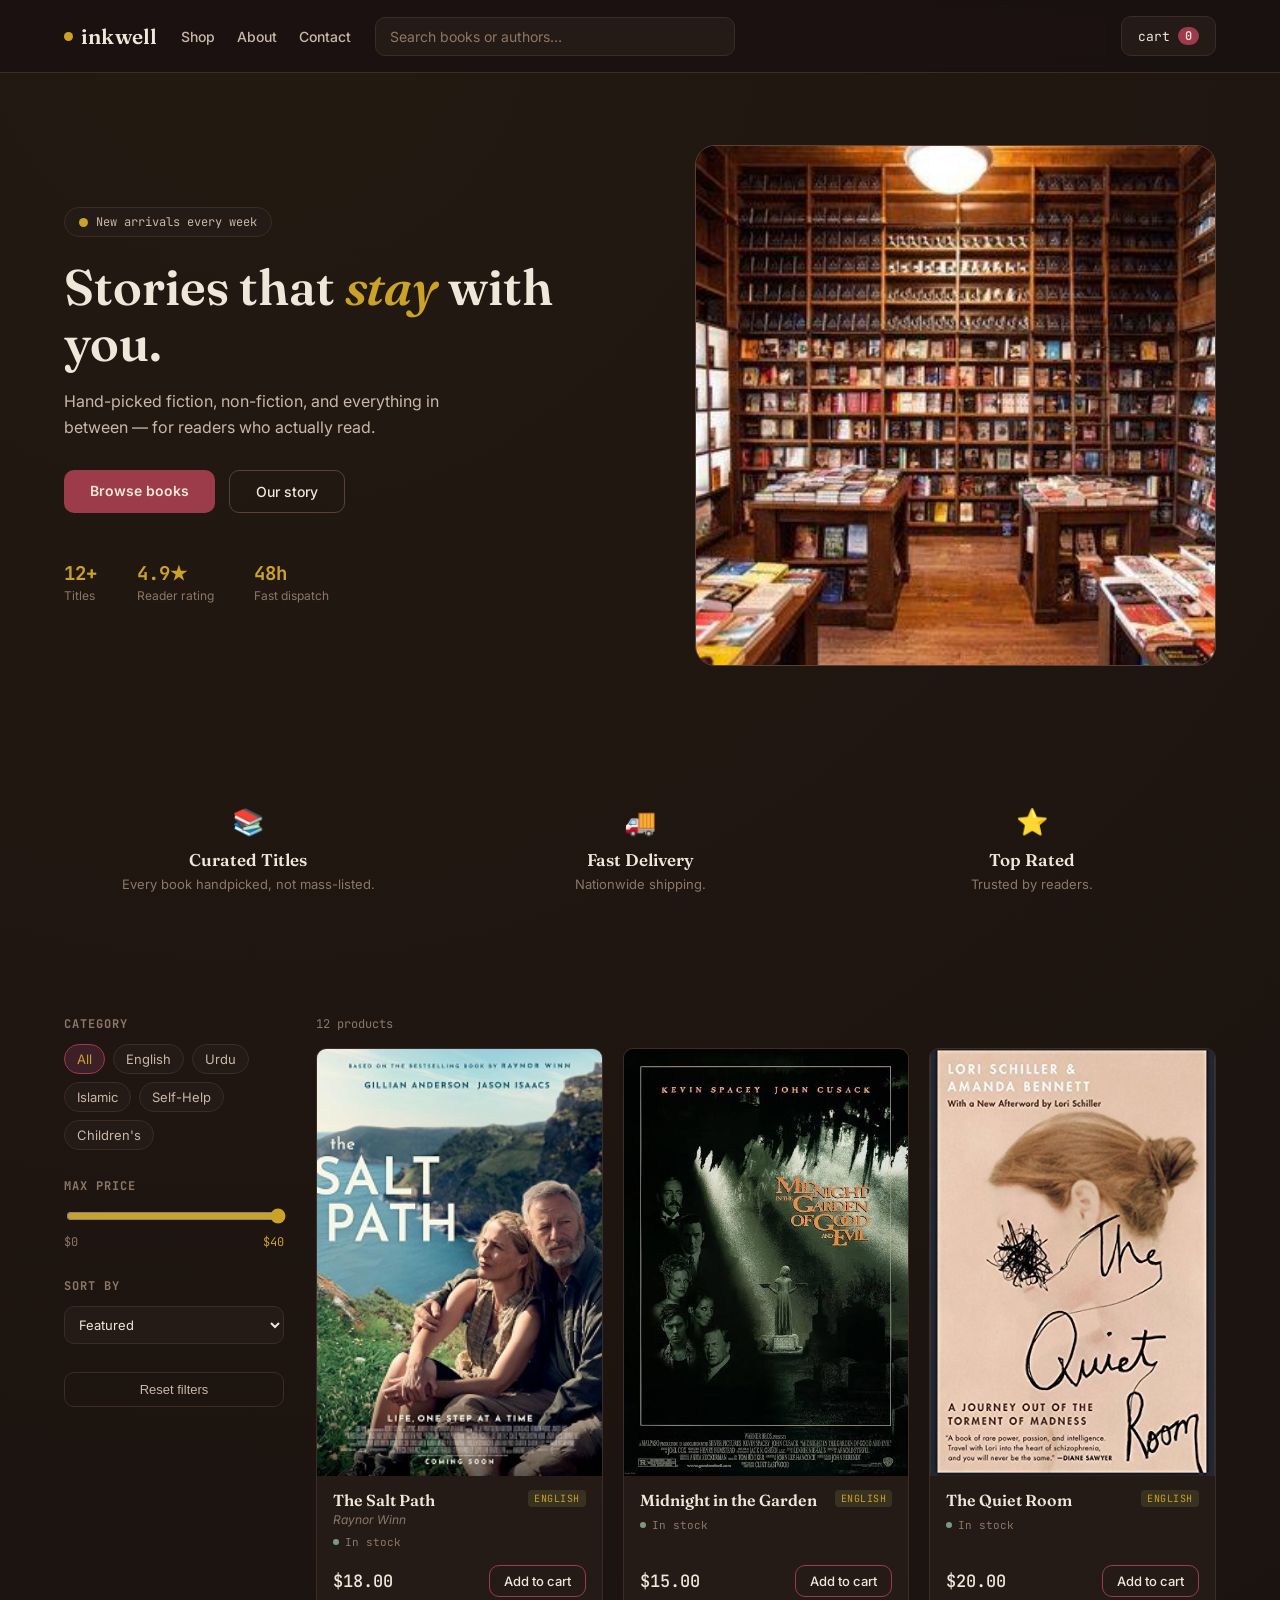
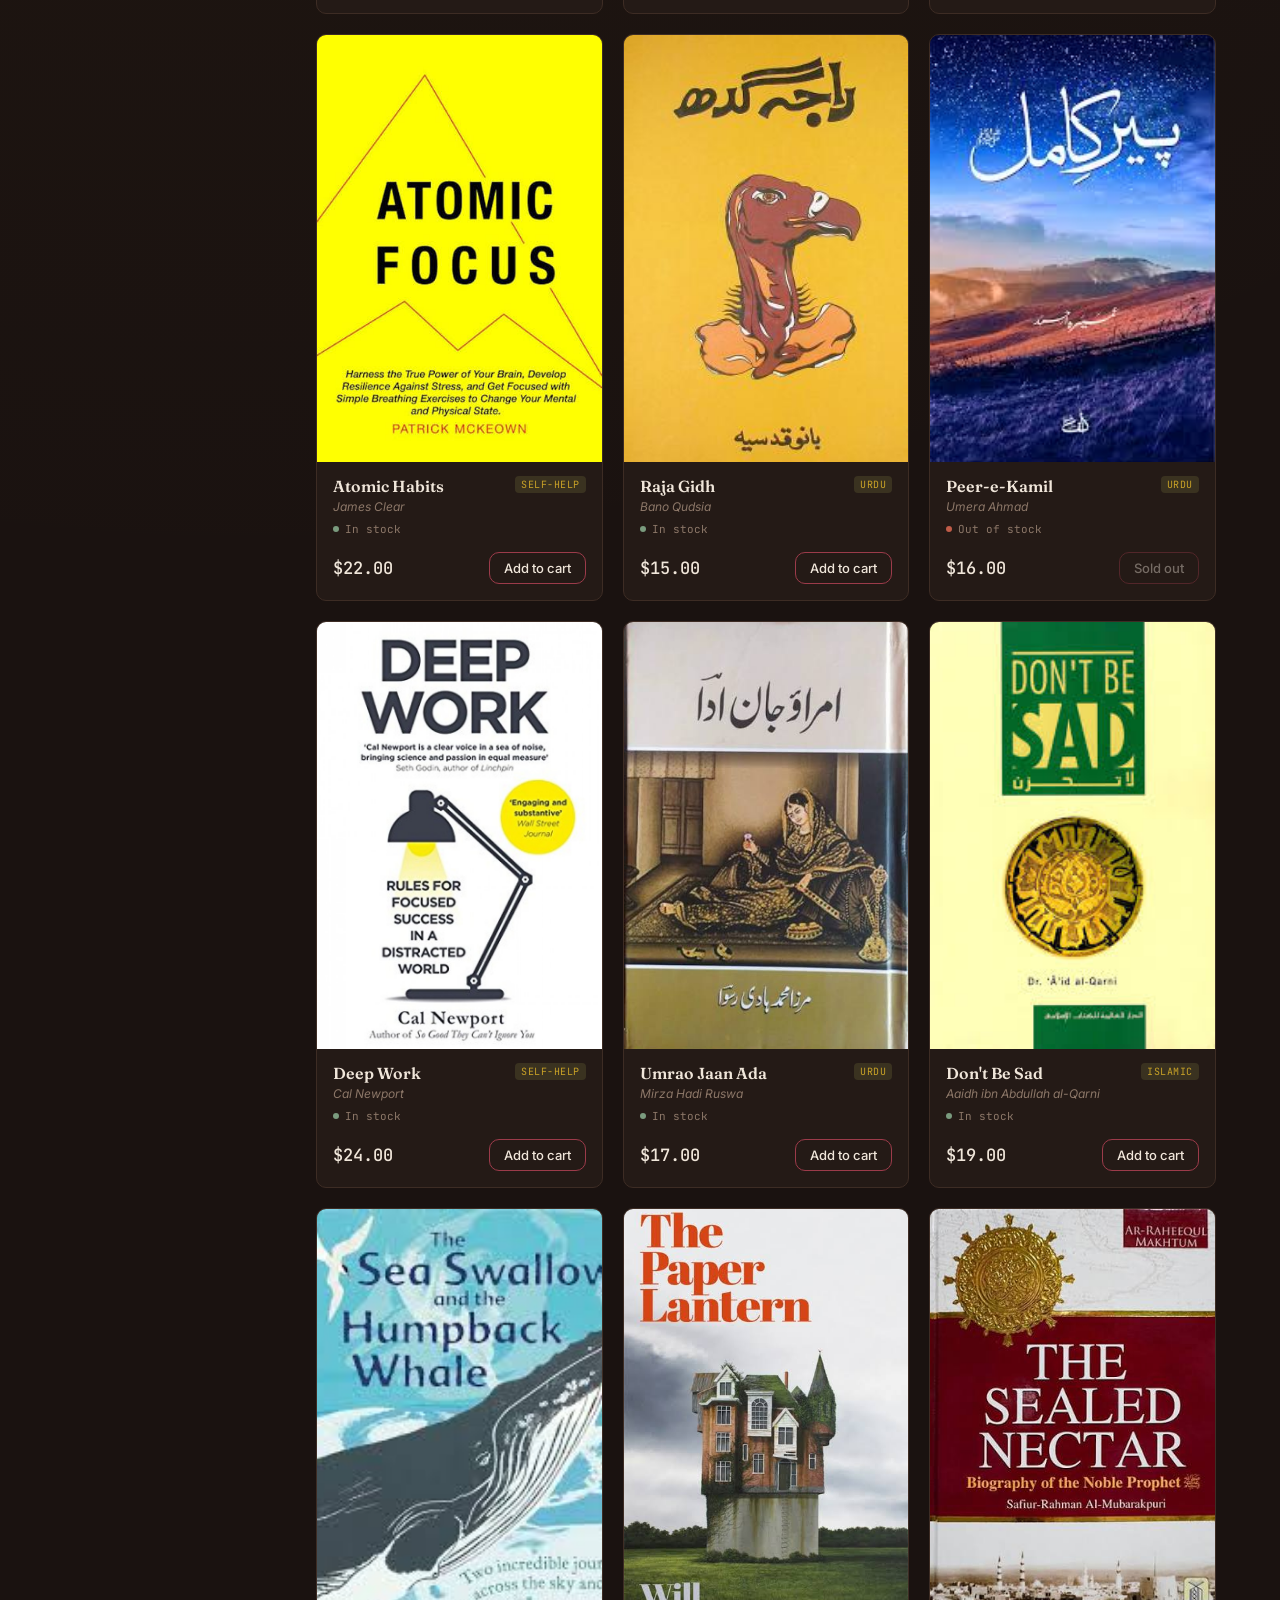
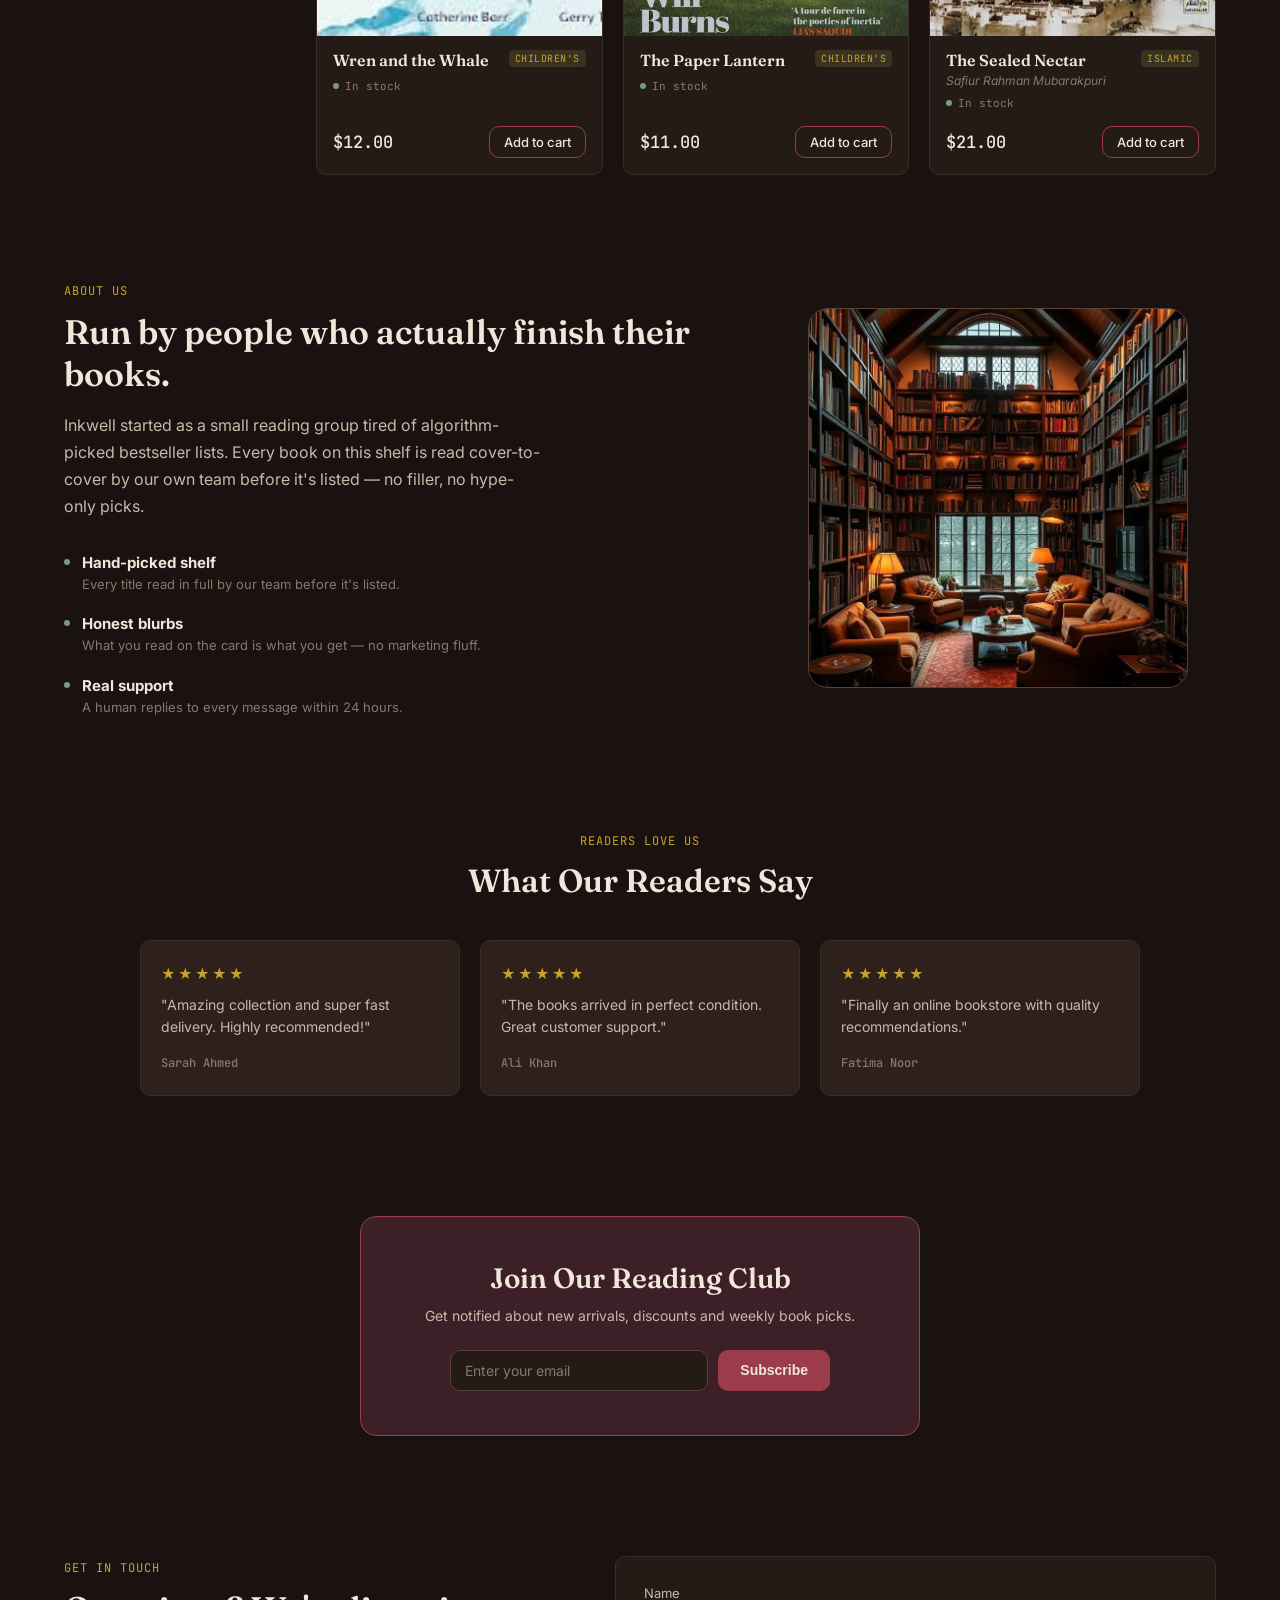
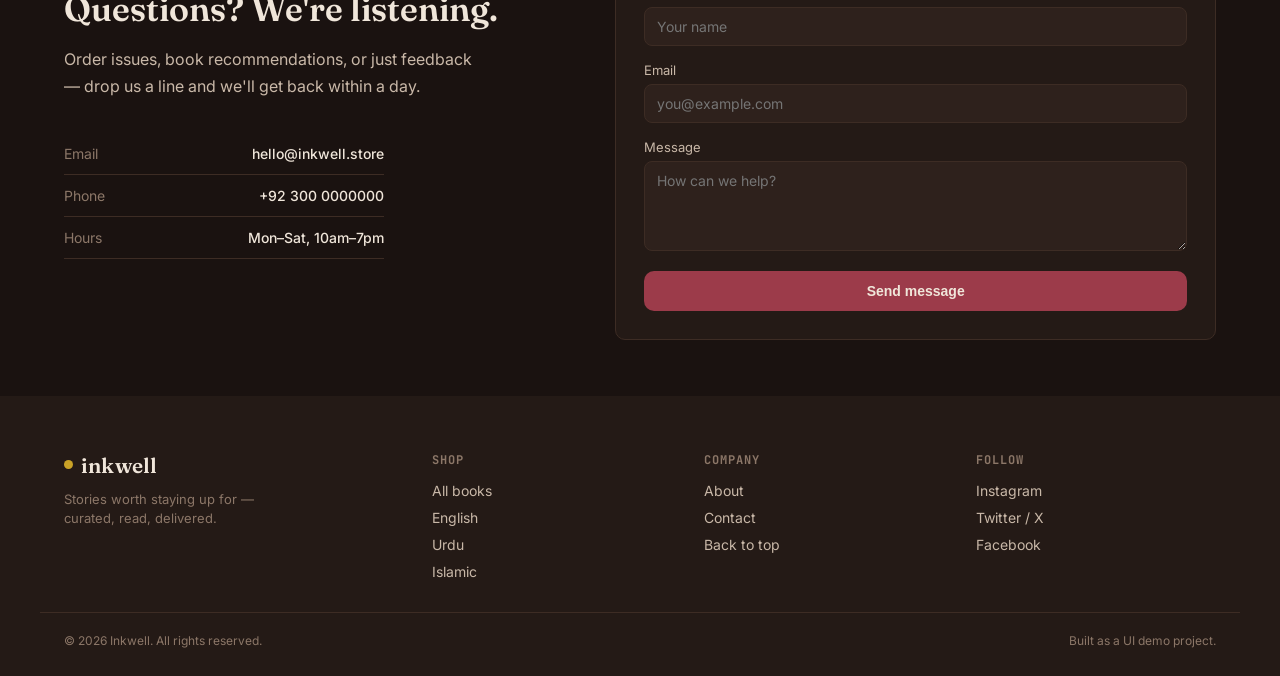
<file: task 1/index.html>
<!DOCTYPE html>
<html lang="en">

<head>
  <meta charset="UTF-8">
  <meta name="viewport" content="width=device-width, initial-scale=1.0">
  <title>Inkwell — Online Bookstore</title>
  <link rel="preconnect" href="https://fonts.googleapis.com">
  <link
    href="https://fonts.googleapis.com/css2?family=Fraunces:wght@500;600;700&family=Inter:wght@400;500;600&family=JetBrains+Mono:wght@400;500&display=swap"
    rel="stylesheet">
  <link rel="stylesheet" href="styles.css">
</head>

<body>

  <header class="site-header">
    <div class="header-inner">
      <a href="#top" class="logo">
        <span class="logo-led"></span>
        <span class="logo-text">inkwell</span>
      </a>

      <nav class="site-nav">
        <a href="#shop">Shop</a>
        <a href="#about">About</a>
        <a href="#contact">Contact</a>
      </nav>

      <div class="search-wrap">
        <input type="text" id="searchInput" placeholder="Search books or authors…" autocomplete="off">
      </div>

      <button class="cart-btn" id="cartBtn">
        <span class="cart-label">cart</span>
        <span class="cart-count" id="cartCount">0</span>
      </button>
    </div>
  </header>

  <section class="hero" id="top">
    <div class="hero-inner">
      <div class="hero-content">
        <span class="hero-tag">
          <span class="logo-led"></span>
          New arrivals every week
        </span>
        <h1 class="hero-title">Stories that <span class="hero-accent">stay</span> with you.</h1>
        <p class="hero-sub">Hand-picked fiction, non-fiction, and everything in between — for readers who actually read.
        </p>
        <div class="hero-actions">
          <a href="#shop" class="hero-btn-primary">Browse books</a>
          <a href="#about" class="hero-btn-secondary">Our story</a>
        </div>
        <div class="hero-stats">
          <div class="hero-stat"><strong>12+</strong><span>Titles</span></div>
          <div class="hero-stat"><strong>4.9★</strong><span>Reader rating</span></div>
          <div class="hero-stat"><strong>48h</strong><span>Fast dispatch</span></div>
        </div>
      </div>
      <div class="hero-image-wrap">
        <!-- Replace src below with your own photo, e.g. images/hero.jpg -->
        <img src="images/feature.jpg" alt="Featured book" class="hero-image">
      </div>
    </div>
  </section>

  <section class="features">

    <div class="feature">
      <span class="feature-icon">📚</span>
      <h3>Curated Titles</h3>
      <p>Every book handpicked, not mass-listed.</p>
    </div>

    <div class="feature">
      <span class="feature-icon">🚚</span>
      <h3>Fast Delivery</h3>
      <p>Nationwide shipping.</p>
    </div>

    <div class="feature">
      <span class="feature-icon">⭐</span>
      <h3>Top Rated</h3>
      <p>Trusted by readers.</p>
    </div>

  </section>

  <main class="layout" id="shop">

    <aside class="filters">
      <div class="filter-block">
        <h3 class="filter-title">Category</h3>
        <div class="chip-group" id="categoryChips">
          <button class="chip active" data-category="all">All</button>
          <button class="chip" data-category="English">English</button>
          <button class="chip" data-category="Urdu">Urdu</button>
          <button class="chip" data-category="Islamic">Islamic</button>
          <button class="chip" data-category="Self-Help">Self-Help</button>
          <button class="chip" data-category="Children's">Children's</button>
        </div>
      </div>

      <div class="filter-block">
        <h3 class="filter-title">Max price</h3>
        <input type="range" id="priceRange" min="0" max="40" step="1" value="40">
        <div class="price-readout">
          <span>$0</span>
          <span id="priceValue">$40</span>
        </div>
      </div>

      <div class="filter-block">
        <h3 class="filter-title">Sort by</h3>
        <select id="sortSelect">
          <option value="default">Featured</option>
          <option value="price-asc">Price: low to high</option>
          <option value="price-desc">Price: high to low</option>
          <option value="name-asc">Title: A to Z</option>
        </select>
      </div>

      <button class="reset-btn" id="resetFilters">Reset filters</button>
    </aside>

    <section class="products-area">
      <div class="results-bar">
        <span id="resultsCount">12 books</span>
      </div>
      <div class="product-grid" id="productGrid"></div>
      <p class="empty-state" id="emptyState" hidden>No books match your filters — try widening your search.</p>
    </section>

  </main>

  <section class="about" id="about">
    <div class="about-inner">
      <div class="about-text">
        <span class="section-tag">About us</span>
        <h2>Run by people who actually finish their books.</h2>
        <p>Inkwell started as a small reading group tired of algorithm-picked bestseller lists. Every book on this shelf
          is read cover-to-cover by our own team before it's listed — no filler, no hype-only picks.</p>
        <div class="about-points">
          <div class="about-point">
            <span class="status-led"></span>
            <div><strong>Hand-picked shelf</strong>
              <p>Every title read in full by our team before it's listed.</p>
            </div>
          </div>
          <div class="about-point">
            <span class="status-led"></span>
            <div><strong>Honest blurbs</strong>
              <p>What you read on the card is what you get — no marketing fluff.</p>
            </div>
          </div>
          <div class="about-point">
            <span class="status-led"></span>
            <div><strong>Real support</strong>
              <p>A human replies to every message within 24 hours.</p>
            </div>
          </div>
        </div>
      </div>
      <div class="about-visual">
        <!-- Replace src below with your own photo, e.g. images/about.jpg -->
        <img src="images/about.jpg" alt="Our reading room" class="about-img">
      </div>
    </div>
  </section>

  <section class="testimonials">
    <div class="container">
      <span class="section-tag">Readers Love Us</span>
      <h2>What Our Readers Say</h2>

      <div class="testimonial-grid">

        <div class="testimonial-card">
          <div class="stars">★★★★★</div>
          <p>"Amazing collection and super fast delivery. Highly recommended!"</p>
          <h4>Sarah Ahmed</h4>
        </div>

        <div class="testimonial-card">
          <div class="stars">★★★★★</div>
          <p>"The books arrived in perfect condition. Great customer support."</p>
          <h4>Ali Khan</h4>
        </div>

        <div class="testimonial-card">
          <div class="stars">★★★★★</div>
          <p>"Finally an online bookstore with quality recommendations."</p>
          <h4>Fatima Noor</h4>
        </div>

      </div>
    </div>
  </section>

  <section class="newsletter">
    <div class="newsletter-box">
      <h2>Join Our Reading Club</h2>

      <p>
        Get notified about new arrivals, discounts and weekly book picks.
      </p>

      <form id="newsletterForm">
        <input type="email" name="email" placeholder="Enter your email" required>
        <button type="submit">Subscribe</button>
      </form>
    </div>
  </section>

  <section class="contact" id="contact">
    <div class="contact-inner">
      <div class="contact-copy">
        <span class="section-tag">Get in touch</span>
        <h2>Questions? We're listening.</h2>
        <p>Order issues, book recommendations, or just feedback — drop us a line and we'll get back within a day.</p>
        <div class="contact-detail"><span>Email</span><strong>hello@inkwell.store</strong></div>
        <div class="contact-detail"><span>Phone</span><strong>+92 300 0000000</strong></div>
        <div class="contact-detail"><span>Hours</span><strong>Mon–Sat, 10am–7pm</strong></div>
      </div>
      <form class="contact-form" id="contactForm">
        <label>Name<input type="text" name="name" placeholder="Your name" required></label>
        <label>Email<input type="email" name="email" placeholder="you@example.com" required></label>
        <label>Message<textarea name="message" rows="4" placeholder="How can we help?" required></textarea></label>
        <button type="submit" class="hero-btn-primary">Send message</button>
      </form>
    </div>
  </section>

  <footer class="site-footer">
    <div class="footer-inner">
      <div class="footer-brand">
        <div class="logo"><span class="logo-led"></span><span class="logo-text">inkwell</span></div>
        <p>Stories worth staying up for — curated, read, delivered.</p>
      </div>
      <div class="footer-col">
        <h4>Shop</h4>
        <a href="#shop">All books</a>
        <a href="#shop">English</a>
        <a href="#shop">Urdu</a>
        <a href="#shop">Islamic</a>
      </div>
      <div class="footer-col">
        <h4>Company</h4>
        <a href="#about">About</a>
        <a href="#contact">Contact</a>
        <a href="#top">Back to top</a>
      </div>
      <div class="footer-col">
        <h4>Follow</h4>
        <a href="#">Instagram</a>
        <a href="#">Twitter / X</a>
        <a href="#">Facebook</a>
      </div>
    </div>
    <div class="footer-bottom">
      <span>© 2026 Inkwell. All rights reserved.</span>
      <span>Built as a UI demo project.</span>
    </div>
  </footer>

  <div class="cart-overlay" id="cartOverlay"></div>
  <aside class="cart-drawer" id="cartDrawer">
    <div class="cart-header">
      <h2>Your cart</h2>
      <button class="close-btn" id="closeCart" aria-label="Close cart">×</button>
    </div>
    <div class="cart-items" id="cartItems"></div>
    <div class="cart-footer">
      <div class="cart-total-row">
        <span>Total</span>
        <span id="cartTotal">$0.00</span>
      </div>
      <button class="checkout-btn">Checkout</button>
    </div>
  </aside>

  <div class="toast" id="toast"></div>

  <script src="script.js"></script>
</body>

</html>
</file>
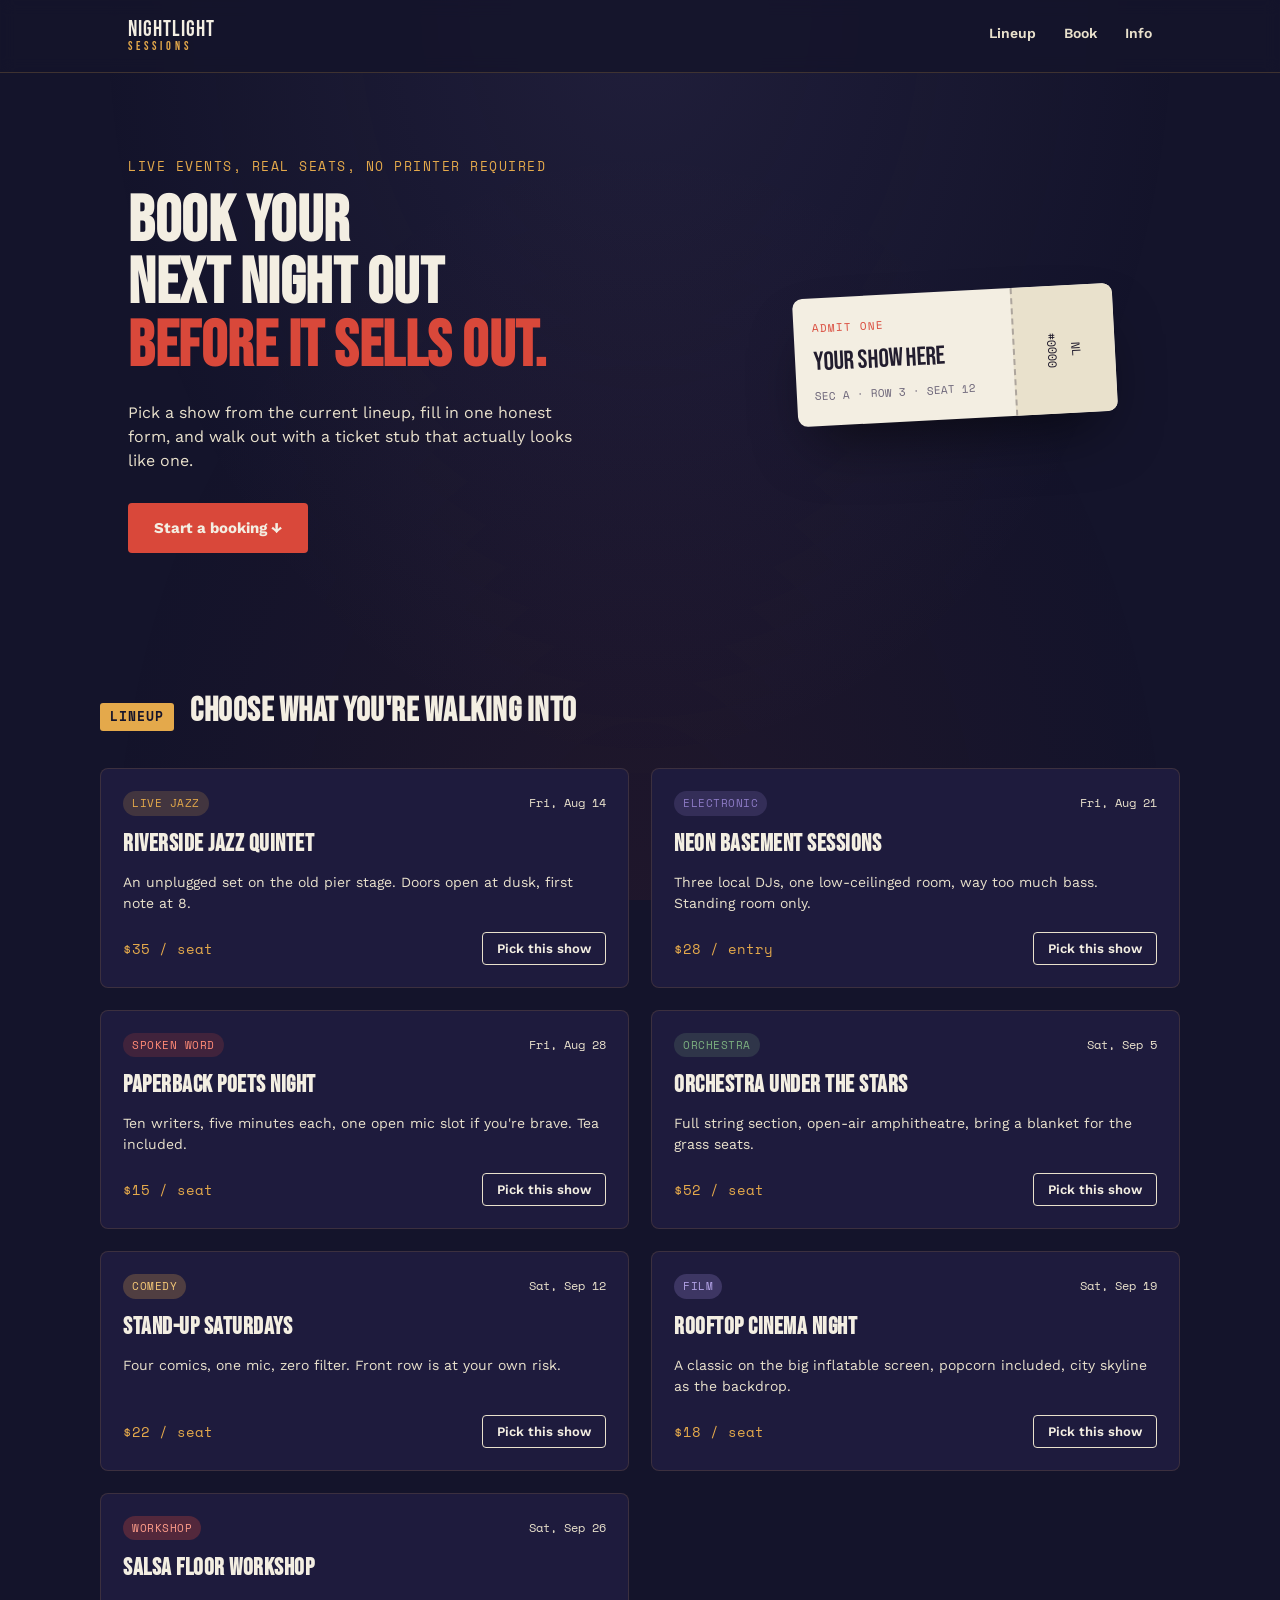
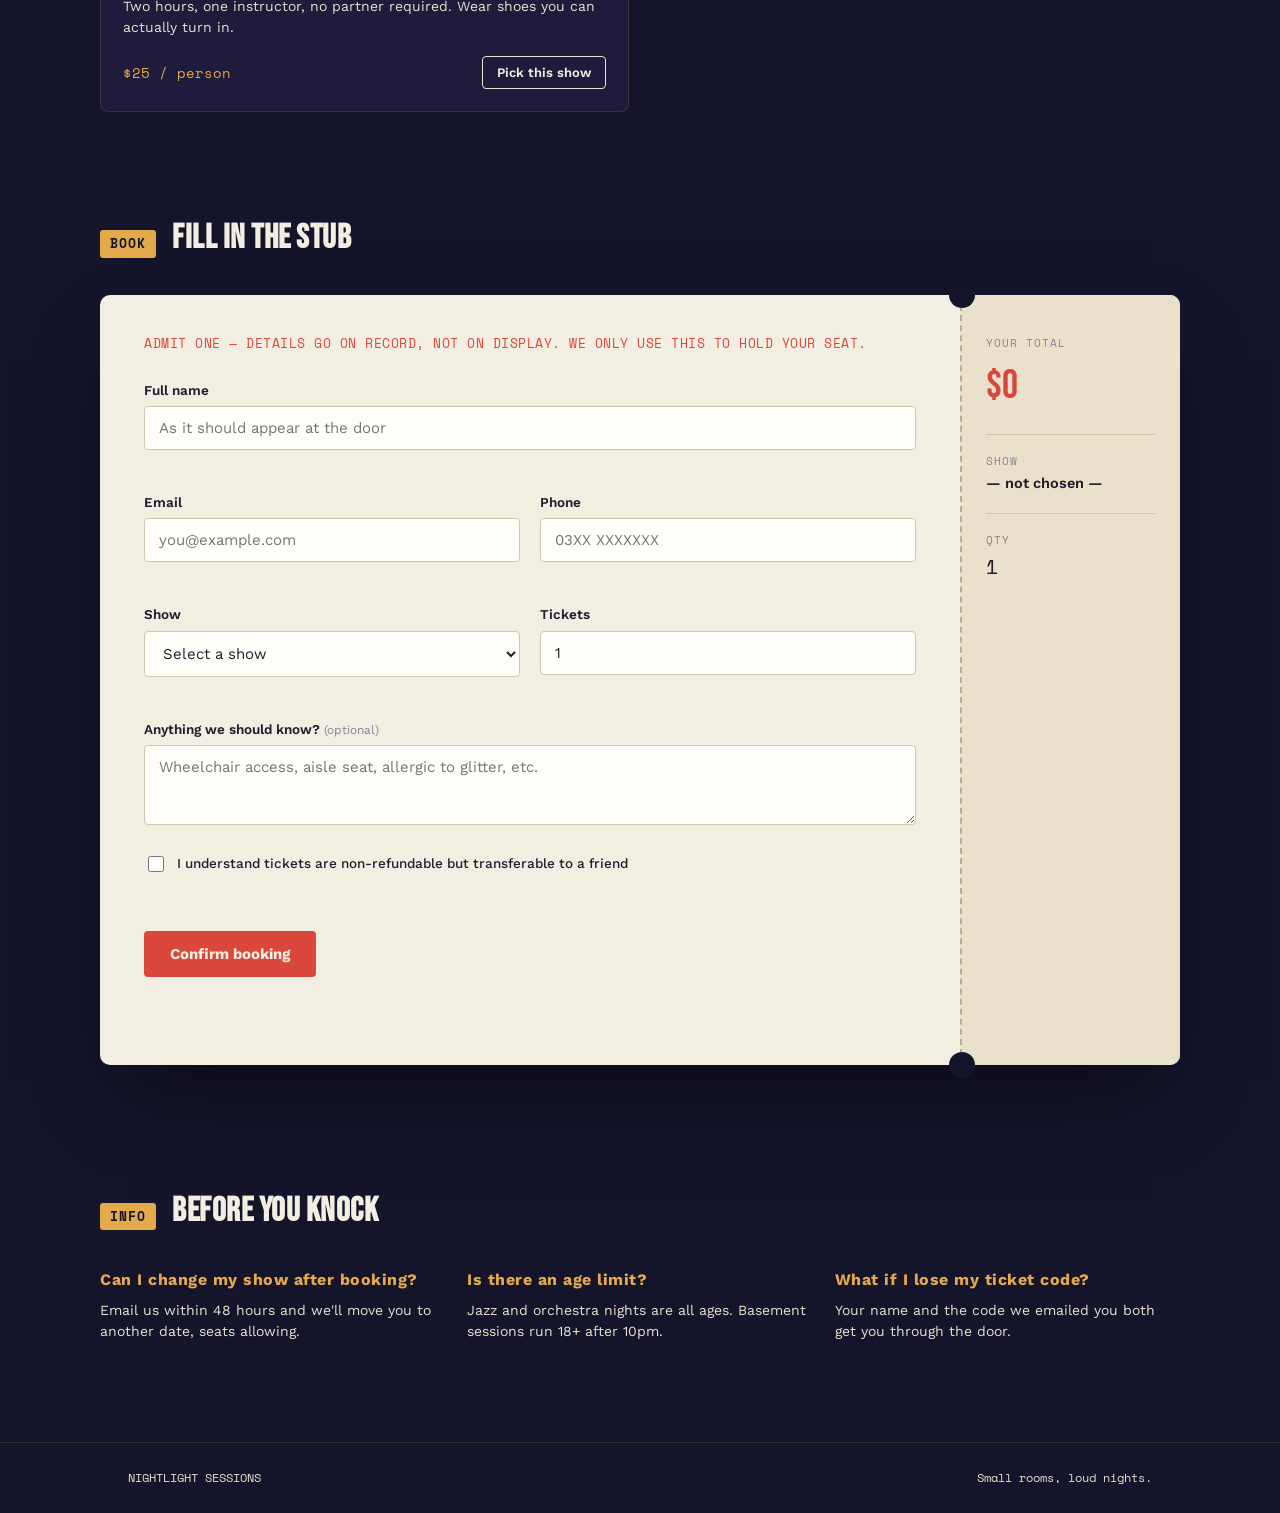
<file: task 2/index.html>
<!DOCTYPE html>
<html lang="en">
<head>
<meta charset="UTF-8">
<meta name="viewport" content="width=device-width, initial-scale=1.0">
<title>Nightlight Sessions — Book Your Night</title>
<link rel="preconnect" href="https://fonts.googleapis.com">
<link rel="preconnect" href="https://fonts.gstatic.com" crossorigin>
<link href="https://fonts.googleapis.com/css2?family=Bebas+Neue&family=Space+Mono:wght@400;700&family=Work+Sans:wght@400;500;600;700&display=swap" rel="stylesheet">
<link rel="stylesheet" href="style.css">
</head>
<body>

<div class="grain"></div>

<header class="site-header">
  <div class="wrap header-row">
    <a href="#top" class="brand">NIGHTLIGHT<span>SESSIONS</span></a>
    <nav class="nav">
      <a href="#events">Lineup</a>
      <a href="#book">Book</a>
      <a href="#faq">Info</a>
    </nav>
  </div>
</header>

<main id="top">

  <!-- HERO -->
  <section class="hero wrap">
    <div class="hero-copy">
      <p class="eyebrow">Live events, real seats, no printer required</p>
      <h1>Book your<br>next night out<br><em>before it sells out.</em></h1>
      <p class="hero-sub">Pick a show from the current lineup, fill in one honest form, and walk out with a ticket stub that actually looks like one.</p>
      <a href="#book" class="btn btn-primary">Start a booking ↓</a>
    </div>

    <div class="hero-ticket" aria-hidden="true">
      <div class="ticket-mini">
        <div class="ticket-mini-main">
          <span class="tm-eyebrow">Admit One</span>
          <span class="tm-title">Your Show Here</span>
          <span class="tm-meta">SEC A · ROW 3 · SEAT 12</span>
        </div>
        <div class="ticket-mini-stub">
          <span>NL</span>
          <span>#0000</span>
        </div>
      </div>
    </div>
  </section>

  <!-- EVENT LINEUP -->
  <section id="events" class="events wrap">
    <h2 class="section-heading"><span class="section-num">Lineup</span>Choose what you're walking into</h2>

    <div class="event-grid">

      <article class="event-card" data-event="riverside-jazz" data-price="35" data-date="2026-08-14">
        <div class="event-card-top">
          <span class="event-tag tag-jazz">Live Jazz</span>
          <span class="event-date">Fri, Aug 14</span>
        </div>
        <h3>Riverside Jazz Quintet</h3>
        <p>An unplugged set on the old pier stage. Doors open at dusk, first note at 8.</p>
        <div class="event-card-bottom">
          <span class="event-price">$35 / seat</span>
          <button type="button" class="btn-pick" data-pick="riverside-jazz">Pick this show</button>
        </div>
      </article>

      <article class="event-card" data-event="neon-basement" data-price="28" data-date="2026-08-21">
        <div class="event-card-top">
          <span class="event-tag tag-electronic">Electronic</span>
          <span class="event-date">Fri, Aug 21</span>
        </div>
        <h3>Neon Basement Sessions</h3>
        <p>Three local DJs, one low-ceilinged room, way too much bass. Standing room only.</p>
        <div class="event-card-bottom">
          <span class="event-price">$28 / entry</span>
          <button type="button" class="btn-pick" data-pick="neon-basement">Pick this show</button>
        </div>
      </article>

      <article class="event-card" data-event="paperback-poets" data-price="15" data-date="2026-08-28">
        <div class="event-card-top">
          <span class="event-tag tag-spokenword">Spoken Word</span>
          <span class="event-date">Fri, Aug 28</span>
        </div>
        <h3>Paperback Poets Night</h3>
        <p>Ten writers, five minutes each, one open mic slot if you're brave. Tea included.</p>
        <div class="event-card-bottom">
          <span class="event-price">$15 / seat</span>
          <button type="button" class="btn-pick" data-pick="paperback-poets">Pick this show</button>
        </div>
      </article>

      <article class="event-card" data-event="orchestra-under-stars" data-price="52" data-date="2026-09-05">
        <div class="event-card-top">
          <span class="event-tag tag-orchestra">Orchestra</span>
          <span class="event-date">Sat, Sep 5</span>
        </div>
        <h3>Orchestra Under the Stars</h3>
        <p>Full string section, open-air amphitheatre, bring a blanket for the grass seats.</p>
        <div class="event-card-bottom">
          <span class="event-price">$52 / seat</span>
          <button type="button" class="btn-pick" data-pick="orchestra-under-stars">Pick this show</button>
        </div>
      </article>

      <article class="event-card" data-event="stand-up-saturdays" data-price="22" data-date="2026-09-12">
        <div class="event-card-top">
          <span class="event-tag tag-comedy">Comedy</span>
          <span class="event-date">Sat, Sep 12</span>
        </div>
        <h3>Stand-Up Saturdays</h3>
        <p>Four comics, one mic, zero filter. Front row is at your own risk.</p>
        <div class="event-card-bottom">
          <span class="event-price">$22 / seat</span>
          <button type="button" class="btn-pick" data-pick="stand-up-saturdays">Pick this show</button>
        </div>
      </article>

      <article class="event-card" data-event="rooftop-cinema" data-price="18" data-date="2026-09-19">
        <div class="event-card-top">
          <span class="event-tag tag-film">Film</span>
          <span class="event-date">Sat, Sep 19</span>
        </div>
        <h3>Rooftop Cinema Night</h3>
        <p>A classic on the big inflatable screen, popcorn included, city skyline as the backdrop.</p>
        <div class="event-card-bottom">
          <span class="event-price">$18 / seat</span>
          <button type="button" class="btn-pick" data-pick="rooftop-cinema">Pick this show</button>
        </div>
      </article>

      <article class="event-card" data-event="salsa-workshop" data-price="25" data-date="2026-09-26">
        <div class="event-card-top">
          <span class="event-tag tag-dance">Workshop</span>
          <span class="event-date">Sat, Sep 26</span>
        </div>
        <h3>Salsa Floor Workshop</h3>
        <p>Two hours, one instructor, no partner required. Wear shoes you can actually turn in.</p>
        <div class="event-card-bottom">
          <span class="event-price">$25 / person</span>
          <button type="button" class="btn-pick" data-pick="salsa-workshop">Pick this show</button>
        </div>
      </article>

    </div>
  </section>

  <!-- BOOKING FORM -->
  <section id="book" class="booking wrap">
    <h2 class="section-heading"><span class="section-num">Book</span>Fill in the stub</h2>

    <div class="ticket-form-shell">
      <form id="booking-form" novalidate>

        <div class="ticket-form-main">

          <p class="form-lede">Admit One — details go on record, not on display. We only use this to hold your seat.</p>

          <div class="field">
            <label for="fullName">Full name</label>
            <input type="text" id="fullName" name="fullName" placeholder="As it should appear at the door" autocomplete="name">
            <span class="error-msg" id="err-fullName"></span>
          </div>

          <div class="field-row">
            <div class="field">
              <label for="email">Email</label>
              <input type="email" id="email" name="email" placeholder="you@example.com" autocomplete="email">
              <span class="error-msg" id="err-email"></span>
            </div>
            <div class="field">
              <label for="phone">Phone</label>
              <input type="tel" id="phone" name="phone" placeholder="03XX XXXXXXX" autocomplete="tel">
              <span class="error-msg" id="err-phone"></span>
            </div>
          </div>

          <div class="field-row">
            <div class="field">
              <label for="eventSelect">Show</label>
              <select id="eventSelect" name="eventSelect">
                <option value="">Select a show</option>
                <option value="riverside-jazz">Riverside Jazz Quintet — Aug 14</option>
                <option value="neon-basement">Neon Basement Sessions — Aug 21</option>
                <option value="paperback-poets">Paperback Poets Night — Aug 28</option>
                <option value="orchestra-under-stars">Orchestra Under the Stars — Sep 5</option>
                <option value="stand-up-saturdays">Stand-Up Saturdays — Sep 12</option>
                <option value="rooftop-cinema">Rooftop Cinema Night — Sep 19</option>
                <option value="salsa-workshop">Salsa Floor Workshop — Sep 26</option>
              </select>
              <span class="error-msg" id="err-eventSelect"></span>
            </div>
            <div class="field">
              <label for="ticketCount">Tickets</label>
              <input type="number" id="ticketCount" name="ticketCount" min="1" max="8" value="1">
              <span class="error-msg" id="err-ticketCount"></span>
            </div>
          </div>

          <div class="field">
            <label for="notes">Anything we should know? <span class="optional">(optional)</span></label>
            <textarea id="notes" name="notes" rows="3" placeholder="Wheelchair access, aisle seat, allergic to glitter, etc."></textarea>
          </div>

          <div class="field field-checkbox">
            <input type="checkbox" id="terms" name="terms">
            <label for="terms">I understand tickets are non-refundable but transferable to a friend</label>
            <span class="error-msg" id="err-terms"></span>
          </div>

          <button type="submit" class="btn btn-primary btn-submit">Confirm booking</button>
          <p class="form-status" id="form-status" role="status" aria-live="polite"></p>

        </div>

        <div class="ticket-form-stub">
          <span class="stub-label">Your Total</span>
          <span class="stub-total" id="stub-total">$0</span>
          <span class="stub-divider"></span>
          <span class="stub-label">Show</span>
          <span class="stub-show" id="stub-show">— not chosen —</span>
          <span class="stub-divider"></span>
          <span class="stub-label">Qty</span>
          <span class="stub-qty" id="stub-qty">1</span>
        </div>

      </form>
    </div>

    <!-- Confirmation ticket, hidden until successful submit -->
    <div class="confirmation" id="confirmation" hidden>
      <div class="real-ticket">
        <div class="stamp" id="stamp">CONFIRMED</div>
        <div class="real-ticket-main">
          <span class="rt-eyebrow">Admit One — Nightlight Sessions</span>
          <h3 id="rt-title">—</h3>
          <div class="rt-grid">
            <div><span>Name</span><strong id="rt-name">—</strong></div>
            <div><span>Date</span><strong id="rt-date">—</strong></div>
            <div><span>Tickets</span><strong id="rt-qty">—</strong></div>
            <div><span>Total</span><strong id="rt-total">—</strong></div>
          </div>
        </div>
        <div class="real-ticket-stub">
          <span class="rts-code" id="rt-code">NL-000000</span>
          <span class="rts-small">Show this at the door</span>
        </div>
      </div>
      <button type="button" class="btn btn-ghost" id="book-another">Book another</button>
    </div>

  </section>

  <section id="faq" class="faq wrap">
    <h2 class="section-heading"><span class="section-num">Info</span>Before you knock</h2>
    <div class="faq-grid">
      <div class="faq-item">
        <h4>Can I change my show after booking?</h4>
        <p>Email us within 48 hours and we'll move you to another date, seats allowing.</p>
      </div>
      <div class="faq-item">
        <h4>Is there an age limit?</h4>
        <p>Jazz and orchestra nights are all ages. Basement sessions run 18+ after 10pm.</p>
      </div>
      <div class="faq-item">
        <h4>What if I lose my ticket code?</h4>
        <p>Your name and the code we emailed you both get you through the door.</p>
      </div>
    </div>
  </section>

</main>

<footer class="site-footer">
  <div class="wrap footer-row">
    <span>NIGHTLIGHT SESSIONS</span>
    <span>Small rooms, loud nights.</span>
  </div>
</footer>

<script src="script.js"></script>
</body>
</html>
</file>
<file: task 1/styles.css>
:root{
  --bg: #1A1210;
  --surface: #241A16;
  --surface-raised: #2E211C;
  --border: #3D2C24;
  --border-strong: #5A4136;
  --text-primary: #F0E6DA;
  --text-secondary: #C9B8A8;
  --text-muted: #8C7768;
  --accent: #9C3B4A;
  --accent-soft: #3D2027;
  --gold: #C9A227;
  --gold-soft: #3A3220;
  --danger: #C2503C;
  --green: #7A9B7E;
  --font-display: 'Fraunces', serif;
  --font-body: 'Inter', sans-serif;
  --font-mono: 'JetBrains Mono', monospace;
  --radius: 10px;
}

*{ box-sizing: border-box; }

body{
  margin:0;
  background: var(--bg);
  color: var(--text-primary);
  font-family: var(--font-body);
  background-image: radial-gradient(circle at 20% 0%, rgba(201,162,39,0.05), transparent 40%);
}

/* HEADER */
.site-header{
  position: sticky;
  top:0;
  z-index: 20;
  background: rgba(26,18,16,0.94);
  backdrop-filter: blur(6px);
  border-bottom: 1px solid var(--border);
}
.header-inner{
  max-width: 1200px;
  margin: 0 auto;
  padding: 16px 24px;
  display:flex;
  align-items:center;
  gap: 24px;
}
.logo{
  display:flex;
  align-items:center;
  gap:8px;
  font-family: var(--font-display);
  font-weight:600;
  font-size: 21px;
  letter-spacing: 0.2px;
  text-decoration:none;
  color: var(--text-primary);
}
.logo-led{
  width:9px; height:9px;
  border-radius:50%;
  background: var(--gold);
  flex-shrink:0;
}
.site-nav{ display:flex; gap: 22px; }
.site-nav a{
  color: var(--text-secondary);
  text-decoration:none;
  font-size: 14px;
  font-weight: 500;
  transition: color 0.15s ease;
}
.site-nav a:hover{ color: var(--gold); }

.search-wrap{ flex:1; max-width: 360px; }
#searchInput{
  width:100%;
  padding: 10px 14px;
  background: var(--surface);
  border: 1px solid var(--border);
  border-radius: var(--radius);
  color: var(--text-primary);
  font-family: var(--font-body);
  font-size: 14px;
}
#searchInput:focus{
  outline: none;
  border-color: var(--gold);
}
#searchInput::placeholder{ color: var(--text-muted); }

.cart-btn{
  margin-left: auto;
  display:flex;
  align-items:center;
  gap:8px;
  background: var(--surface);
  border: 1px solid var(--border);
  color: var(--text-primary);
  padding: 10px 16px;
  border-radius: var(--radius);
  font-family: var(--font-mono);
  font-size: 13px;
  cursor:pointer;
  transition: border-color 0.15s ease;
}
.cart-btn:hover{ border-color: var(--gold); }
.cart-count{
  background: var(--accent);
  color: #F0E6DA;
  font-weight:600;
  padding: 1px 7px;
  border-radius: 20px;
  font-size: 12px;
}

/* HERO */
.hero{ overflow:hidden; }
.hero-inner{
  max-width: 1200px;
  margin: 0 auto;
  padding: 72px 24px;
  display:grid;
  grid-template-columns: 1.05fr 0.95fr;
  gap: 56px;
  align-items:center;
}
.hero-tag{
  display:inline-flex;
  align-items:center;
  gap:8px;
  border: 1px solid var(--border);
  background: var(--surface);
  color: var(--text-secondary);
  font-family: var(--font-mono);
  font-size: 12px;
  padding: 6px 14px;
  border-radius: 20px;
  margin-bottom: 22px;
}
.hero-title{
  font-family: var(--font-display);
  font-weight: 600;
  font-size: clamp(32px, 4.5vw, 50px);
  line-height: 1.12;
  margin: 0 0 18px;
}
.hero-accent{ color: var(--gold); font-style: italic; }
.hero-sub{
  color: var(--text-secondary);
  font-size: 16px;
  max-width: 440px;
  margin: 0 0 30px;
  line-height: 1.6;
}
.hero-actions{ display:flex; gap: 14px; margin-bottom: 48px; flex-wrap:wrap; }
.hero-btn-primary{
  background: var(--accent);
  color: #F0E6DA;
  border: none;
  padding: 12px 26px;
  border-radius: var(--radius);
  font-weight: 600;
  font-size: 14px;
  text-decoration:none;
  cursor:pointer;
  display:inline-block;
}
.hero-btn-primary:hover{ opacity: 0.88; }
.hero-btn-secondary{
  background: transparent;
  color: var(--text-primary);
  border: 1px solid var(--border-strong);
  padding: 12px 26px;
  border-radius: var(--radius);
  font-weight: 500;
  font-size: 14px;
  text-decoration:none;
}
.hero-btn-secondary:hover{ border-color: var(--gold); color: var(--gold); }

.hero-stats{ display:flex; gap: 40px; flex-wrap: wrap; }
.hero-stat{ display:flex; flex-direction:column; gap: 2px; }
.hero-stat strong{ font-family: var(--font-mono); font-size: 19px; color: var(--gold); }
.hero-stat span{ font-size: 12px; color: var(--text-muted); }

.hero-image-wrap{
  border-radius: 20px;
  overflow:hidden;
  aspect-ratio: 1/1;
  background: var(--surface-raised);
  border: 1px solid var(--border-strong);
}
.hero-image{ width:100%; height:100%; object-fit: cover; display:block; }

/* SECTION TAG (shared by about/contact) */
.section-tag{
  display:inline-block;
  font-family: var(--font-mono);
  font-size: 12px;
  text-transform: uppercase;
  letter-spacing: 1px;
  color: var(--gold);
  margin-bottom: 12px;
}

/* LAYOUT */
.layout{
  max-width: 1200px;
  margin: 0 auto;
  padding: 56px 24px 48px;
  display:grid;
  grid-template-columns: 220px 1fr;
  gap: 32px;
}

/* FILTERS */
.filters{ align-self: start; position: sticky; top: 90px; }
.filter-block{ margin-bottom: 28px; }
.filter-title{
  font-family: var(--font-mono);
  font-size: 12px;
  text-transform: uppercase;
  letter-spacing: 1px;
  color: var(--text-muted);
  margin: 0 0 12px;
}
.chip-group{ display:flex; flex-wrap:wrap; gap:8px; }
.chip{
  background: var(--surface);
  border: 1px solid var(--border);
  color: var(--text-secondary);
  padding: 6px 12px;
  border-radius: 20px;
  font-size: 13px;
  font-family: var(--font-body);
  cursor:pointer;
  transition: all 0.15s ease;
}
.chip:hover{ border-color: var(--border-strong); color: var(--text-primary); }
.chip.active{
  background: var(--accent-soft);
  border-color: var(--accent);
  color: var(--gold);
}

#priceRange{ width:100%; accent-color: var(--gold); }
.price-readout{
  display:flex;
  justify-content: space-between;
  font-family: var(--font-mono);
  font-size: 12px;
  color: var(--text-muted);
  margin-top: 6px;
}
#priceValue{ color: var(--gold); }

#sortSelect{
  width:100%;
  padding: 9px 10px;
  background: var(--surface);
  border: 1px solid var(--border);
  border-radius: var(--radius);
  color: var(--text-primary);
  font-family: var(--font-body);
  font-size: 13px;
}

.reset-btn{
  width:100%;
  padding: 9px;
  background: transparent;
  border: 1px solid var(--border);
  border-radius: var(--radius);
  color: var(--text-secondary);
  font-size: 13px;
  cursor:pointer;
}
.reset-btn:hover{ border-color: var(--danger); color: var(--danger); }

/* PRODUCTS */
.results-bar{
  font-family: var(--font-mono);
  font-size: 12px;
  color: var(--text-muted);
  margin-bottom: 16px;
}
.product-grid{
  display:grid;
  grid-template-columns: repeat(auto-fill, minmax(220px, 1fr));
  gap: 20px;
}
.empty-state{ color: var(--text-muted); text-align:center; padding: 60px 0; font-size: 14px; }

.card{
  background: var(--surface);
  border: 1px solid var(--border);
  border-radius: var(--radius);
  overflow:hidden;
  display:flex;
  flex-direction:column;
  transition: border-color 0.15s ease, transform 0.15s ease, box-shadow 0.15s ease;
}
.card:hover{
  border-color: var(--border-strong);
  transform: translateY(-2px);
  box-shadow: 0 10px 24px rgba(0,0,0,0.35);
}
.card-image{
  width:100%;
  aspect-ratio: 2/3;
  object-fit: cover;
  object-position: center;
  background: var(--surface-raised);
  display:block;
}
.card-body{ padding: 14px 16px 16px; display:flex; flex-direction:column; gap: 8px; flex:1; }
.card-top{ display:flex; justify-content: space-between; align-items:flex-start; gap: 8px; }
.card-name{
  font-family: var(--font-display);
  font-weight: 600;
  font-size: 16px;
  margin:0;
  line-height:1.3;
}
.card-author{
  margin: 2px 0 0;
  font-size: 12px;
  color: var(--text-muted);
  font-style: italic;
}
.card-category{
  font-family: var(--font-mono);
  font-size: 10px;
  text-transform: uppercase;
  letter-spacing: 0.5px;
  color: var(--gold);
  background: var(--gold-soft);
  padding: 2px 6px;
  border-radius: 4px;
  white-space:nowrap;
}
.card-status{
  display:flex;
  align-items:center;
  gap:6px;
  font-family: var(--font-mono);
  font-size: 11px;
  color: var(--text-muted);
}
.status-led{ width:6px; height:6px; border-radius:50%; background: var(--green); }
.card-footer{ margin-top: auto; display:flex; align-items:center; justify-content: space-between; padding-top: 8px; }
.card-price{ font-family: var(--font-mono); font-size: 17px; font-weight:500; color: var(--text-primary); }
.add-btn{
  background: transparent;
  border: 1px solid var(--accent);
  color: var(--text-primary);
  padding: 7px 14px;
  border-radius: var(--radius);
  font-size: 13px;
  font-family: var(--font-body);
  font-weight: 500;
  cursor:pointer;
  transition: background 0.15s ease, color 0.15s ease;
}
.add-btn:hover{ background: var(--accent); color: #F0E6DA; }
.add-btn.added{ background: var(--accent); color: #F0E6DA; }

/* ABOUT */
.about{ }
.about-inner{
  max-width: 1200px;
  margin: 0 auto;
  padding: 56px 24px;
  display:grid;
  grid-template-columns: 1.2fr 0.8fr;
  gap: 60px;
  align-items:center;
}
.about-text h2{
  font-family: var(--font-display);
  font-weight: 600;
  font-size: clamp(24px, 3vw, 34px);
  line-height: 1.25;
  margin: 0 0 16px;
}
.about-text > p{
  color: var(--text-secondary);
  line-height: 1.7;
  margin: 0 0 32px;
  max-width: 480px;
}
.about-points{ display:flex; flex-direction:column; gap: 20px; }
.about-point{ display:flex; gap: 12px; align-items:flex-start; }
.about-point .status-led{ margin-top: 6px; flex-shrink:0; }
.about-point strong{ display:block; font-size: 15px; margin-bottom: 3px; }
.about-point p{ margin:0; color: var(--text-muted); font-size: 13px; line-height:1.5; }

.about-visual{ display:flex; justify-content:center; }
.about-img{
  width: 100%;
  max-width: 380px;
  aspect-ratio: 1/1;
  object-fit: cover;
  border-radius: 20px;
  border: 1px solid var(--border-strong);
}

/* CONTACT */
.contact{ }
.contact-inner{
  max-width: 1200px;
  margin: 0 auto;
  padding: 56px 24px;
  display:grid;
  grid-template-columns: 0.9fr 1.1fr;
  gap: 60px;
}
.contact-copy h2{
  font-family: var(--font-display);
  font-weight: 600;
  font-size: clamp(24px, 3vw, 34px);
  margin: 0 0 16px;
  line-height: 1.25;
}
.contact-copy > p{
  color: var(--text-secondary);
  line-height: 1.7;
  margin: 0 0 32px;
  max-width: 420px;
}
.contact-detail{
  display:flex;
  justify-content: space-between;
  max-width: 320px;
  padding: 12px 0;
  border-bottom: 1px solid var(--border);
  font-size: 14px;
}
.contact-detail span{ color: var(--text-muted); }
.contact-detail strong{ font-weight: 500; }

.contact-form{
  background: var(--surface);
  border: 1px solid var(--border);
  border-radius: var(--radius);
  padding: 28px;
  display:flex;
  flex-direction:column;
  gap: 16px;
}
.contact-form label{ display:flex; flex-direction:column; gap: 6px; font-size: 13px; color: var(--text-secondary); }
.contact-form input,
.contact-form textarea{
  background: var(--surface-raised);
  border: 1px solid var(--border);
  border-radius: 8px;
  padding: 10px 12px;
  color: var(--text-primary);
  font-family: var(--font-body);
  font-size: 14px;
  resize: vertical;
}
.contact-form input:focus,
.contact-form textarea:focus{ outline:none; border-color: var(--gold); }
.contact-form button{ margin-top: 4px; border:none; }

/* FOOTER */
.site-footer{ background: var(--surface); }
.footer-inner{
  max-width: 1200px;
  margin: 0 auto;
  padding: 56px 24px 32px;
  display:grid;
  grid-template-columns: 1.4fr 1fr 1fr 1fr;
  gap: 32px;
}
.footer-brand p{
  color: var(--text-muted);
  font-size: 13px;
  margin: 12px 0 0;
  max-width: 220px;
  line-height: 1.5;
}
.footer-col{ display:flex; flex-direction:column; gap: 10px; }
.footer-col h4{
  font-family: var(--font-mono);
  font-size: 12px;
  text-transform: uppercase;
  letter-spacing: 1px;
  color: var(--text-muted);
  margin: 0 0 4px;
}
.footer-col a{ color: var(--text-secondary); text-decoration:none; font-size: 14px; }
.footer-col a:hover{ color: var(--gold); }

.footer-bottom{
  max-width: 1200px;
  margin: 0 auto;
  padding: 20px 24px 28px;
  border-top: 1px solid var(--border);
  display:flex;
  justify-content: space-between;
  color: var(--text-muted);
  font-size: 12px;
  flex-wrap: wrap;
  gap: 8px;
}

/* CART DRAWER */
.cart-overlay{
  position: fixed; inset:0;
  background: rgba(0,0,0,0.55);
  opacity:0; pointer-events:none;
  transition: opacity 0.2s ease;
  z-index: 30;
}
.cart-overlay.open{ opacity:1; pointer-events:auto; }

.cart-drawer{
  position: fixed; top:0; right:0; height:100vh;
  width: 380px; max-width: 90vw;
  background: var(--surface);
  border-left: 1px solid var(--border);
  z-index: 31;
  transform: translateX(100%);
  transition: transform 0.25s ease;
  display:flex; flex-direction:column;
}
.cart-drawer.open{ transform: translateX(0); }

.cart-header{
  display:flex; justify-content: space-between; align-items:center;
  padding: 20px; border-bottom: 1px solid var(--border);
}
.cart-header h2{ font-family: var(--font-display); font-weight:600; font-size: 19px; margin:0; }
.close-btn{ background:none; border:none; color: var(--text-secondary); font-size: 24px; cursor:pointer; line-height:1; }
.close-btn:hover{ color: var(--text-primary); }

.cart-items{ flex:1; overflow-y:auto; padding: 12px 20px; }
.cart-empty{ color: var(--text-muted); font-size: 14px; text-align:center; padding: 40px 0; }
.cart-item{ display:flex; gap: 12px; padding: 14px 0; border-bottom: 1px solid var(--border); }
.cart-item img{ width:56px; height:56px; object-fit:cover; border-radius: 8px; background: var(--surface-raised); flex-shrink:0; }
.cart-item-info{ flex:1; min-width:0; }
.cart-item-name{ font-size: 13px; font-weight:500; margin:0 0 4px; white-space: nowrap; overflow:hidden; text-overflow: ellipsis; }
.cart-item-price{ font-family: var(--font-mono); font-size: 12px; color: var(--text-muted); }
.qty-controls{ display:flex; align-items:center; gap: 8px; margin-top: 8px; }
.qty-btn{
  width: 22px; height:22px; border-radius: 6px;
  border: 1px solid var(--border);
  background: transparent; color: var(--text-primary);
  cursor:pointer; font-size: 13px; line-height:1;
}
.qty-btn:hover{ border-color: var(--gold); }
.qty-value{ font-family: var(--font-mono); font-size:13px; min-width:16px; text-align:center; }
.remove-btn{ background:none; border:none; color: var(--danger); font-size: 12px; cursor:pointer; margin-left: auto; }

.cart-footer{ padding: 18px 20px 22px; border-top: 1px solid var(--border); }
.cart-total-row{ display:flex; justify-content: space-between; font-family: var(--font-mono); font-size: 16px; margin-bottom: 14px; color: var(--gold); }
.checkout-btn{
  width:100%; padding: 12px;
  background: var(--accent); border:none; border-radius: var(--radius);
  color: #F0E6DA; font-weight: 600; font-size: 14px; cursor:pointer;
}
.checkout-btn:hover{ opacity: 0.88; }

/* TOAST */
.toast{
  position: fixed; bottom: 24px; left: 50%;
  transform: translateX(-50%) translateY(20px);
  background: var(--surface-raised);
  border: 1px solid var(--border-strong);
  color: var(--text-primary);
  padding: 10px 18px;
  border-radius: var(--radius);
  font-size: 13px;
  opacity:0; pointer-events:none;
  transition: all 0.2s ease;
  z-index: 40;
}
.toast.show{ opacity:1; transform: translateX(-50%) translateY(0); }

/* RESPONSIVE */
@media (max-width: 900px){
  .hero-inner{ grid-template-columns: 1fr; }
  .hero-image-wrap{ order: -1; max-width: 340px; margin: 0 auto; }
  .about-inner, .contact-inner{ grid-template-columns: 1fr; }
  .about-visual{ order: -1; }
  .footer-inner{ grid-template-columns: 1fr 1fr; }
}
@media (max-width: 800px){
  .layout{ grid-template-columns: 1fr; }
  .filters{ position: static; display:flex; flex-wrap:wrap; gap: 20px; }
  .filter-block{ margin-bottom:0; flex: 1 1 160px; }
  .search-wrap{ max-width:none; }
  .header-inner{ flex-wrap:wrap; }
}
@media (max-width: 700px){
  .site-nav{ display:none; }
}

/* FEATURES STRIP */
.features{
  max-width: 1200px;
  margin: 0 auto;
  padding: 48px 24px;
  display:grid;
  grid-template-columns: repeat(3, 1fr);
  gap: 24px;
}
.feature{
  text-align:center;
  padding: 20px;
}
.feature-icon{
  display:inline-block;
  font-size: 26px;
  margin-bottom: 12px;
}
.feature h3{
  font-family: var(--font-display);
  font-weight: 600;
  font-size: 17px;
  margin: 0 0 6px;
  color: var(--text-primary);
}
.feature p{
  font-size: 13px;
  color: var(--text-muted);
  margin: 0;
}

/* TESTIMONIALS */
.testimonials{
  padding: 56px 24px;
}
.testimonials .container{
  max-width: 1000px;
  margin: 0 auto;
  text-align:center;
}
.testimonials h2{
  font-family: var(--font-display);
  font-weight: 600;
  font-size: clamp(24px, 3vw, 32px);
  margin: 0 0 40px;
  color: var(--text-primary);
}
.testimonial-grid{
  display:grid;
  grid-template-columns: repeat(3, 1fr);
  gap: 20px;
}
.testimonial-card{
  background: var(--surface-raised);
  border: 1px solid var(--border);
  border-radius: var(--radius);
  padding: 24px 20px;
  text-align:left;
}
.testimonial-card .stars{
  color: var(--gold);
  font-size: 14px;
  letter-spacing: 2px;
  margin-bottom: 12px;
}
.testimonial-card p{
  font-size: 14px;
  color: var(--text-secondary);
  line-height: 1.6;
  margin: 0 0 16px;
}
.testimonial-card h4{
  font-family: var(--font-mono);
  font-size: 12px;
  font-weight: 500;
  color: var(--text-muted);
  margin: 0;
}

/* NEWSLETTER */
.newsletter{
  padding: 64px 24px;
}
.newsletter-box{
  max-width: 560px;
  margin: 0 auto;
  text-align:center;
  background: var(--accent-soft);
  border: 1px solid var(--accent);
  border-radius: 16px;
  padding: 44px 32px;
}
.newsletter-box h2{
  font-family: var(--font-display);
  font-weight: 600;
  font-size: clamp(22px, 3vw, 28px);
  margin: 0 0 10px;
  color: var(--text-primary);
}
.newsletter-box p{
  color: var(--text-secondary);
  font-size: 14px;
  margin: 0 0 24px;
  line-height: 1.5;
}
.newsletter-box form{
  display:flex;
  gap: 10px;
  max-width: 380px;
  margin: 0 auto;
  flex-wrap: wrap;
}
.newsletter-box input{
  flex:1;
  min-width: 180px;
  padding: 11px 14px;
  background: var(--surface);
  border: 1px solid var(--border-strong);
  border-radius: var(--radius);
  color: var(--text-primary);
  font-family: var(--font-body);
  font-size: 14px;
}
.newsletter-box input:focus{ outline:none; border-color: var(--gold); }
.newsletter-box input::placeholder{ color: var(--text-muted); }
.newsletter-box button{
  background: var(--accent);
  color: #F0E6DA;
  border: none;
  padding: 11px 22px;
  border-radius: var(--radius);
  font-weight: 600;
  font-size: 14px;
  cursor:pointer;
}
.newsletter-box button:hover{ opacity: 0.88; }

/* RESPONSIVE ADDITIONS */
@media (max-width: 800px){
  .features{ grid-template-columns: 1fr; gap: 8px; }
  .testimonial-grid{ grid-template-columns: 1fr; }
}
</file>
<file: task 2/style.css>
/* ============================================
   TOKENS
   ============================================ */
:root{
  --night:      #14142B;
  --night-2:    #1E1B3D;
  --paper:      #F3EEE2;
  --paper-2:    #E9E1CC;
  --gold:       #E4A94B;
  --red:        #D9483A;
  --violet:     #8C7AC4;
  --ink:        #221D2E;
  --error:      #FF7A63;
  --success:    #7BAE7F;

  --font-display: 'Bebas Neue', sans-serif;
  --font-body:    'Work Sans', sans-serif;
  --font-mono:    'Space Mono', monospace;

  --radius: 4px;
}

*{ box-sizing: border-box; }
html{ scroll-behavior: smooth; }

body{
  margin:0;
  background: var(--night);
  color: var(--paper);
  font-family: var(--font-body);
  line-height: 1.5;
  -webkit-font-smoothing: antialiased;
}

.wrap{
  max-width: 1080px;
  margin: 0 auto;
  padding: 0 28px;
}

/* subtle film-grain / vignette so the night backdrop isn't flat */
.grain{
  position: fixed;
  inset: 0;
  pointer-events: none;
  z-index: 0;
  background:
    radial-gradient(ellipse at top, rgba(140,122,196,0.10), transparent 60%),
    radial-gradient(ellipse at bottom, rgba(217,72,58,0.06), transparent 60%);
}

h1,h2,h3,h4{
  font-family: var(--font-display);
  letter-spacing: 0.5px;
  margin: 0;
}

a{ color: inherit; }

/* focus visibility, kept even though we style buttons custom */
a:focus-visible,
button:focus-visible,
input:focus-visible,
select:focus-visible,
textarea:focus-visible{
  outline: 2px solid var(--gold);
  outline-offset: 3px;
}

@media (prefers-reduced-motion: reduce){
  *{ animation-duration: 0.001ms !important; transition-duration: 0.001ms !important; }
}

/* ============================================
   HEADER
   ============================================ */
.site-header{
  position: sticky;
  top: 0;
  z-index: 10;
  background: rgba(20,20,43,0.85);
  backdrop-filter: blur(8px);
  border-bottom: 1px solid rgba(228,169,75,0.2);
}
.header-row{
  display:flex;
  justify-content: space-between;
  align-items: center;
  height: 72px;
}
.brand{
  font-family: var(--font-display);
  font-size: 22px;
  letter-spacing: 1px;
  text-decoration: none;
  color: var(--paper);
  display:flex;
  flex-direction: column;
  line-height: 0.95;
}
.brand span{
  font-size: 12px;
  color: var(--gold);
  letter-spacing: 4px;
}
.nav{ display:flex; gap: 28px; }
.nav a{
  text-decoration:none;
  font-size: 14px;
  font-weight: 600;
  color: var(--paper-2);
  border-bottom: 2px solid transparent;
  padding-bottom: 4px;
  transition: border-color 0.2s, color 0.2s;
}
.nav a:hover{ color: var(--gold); border-color: var(--gold); }

/* ============================================
   HERO
   ============================================ */
.hero{
  position: relative;
  z-index: 1;
  display:grid;
  grid-template-columns: 1.2fr 0.8fr;
  gap: 40px;
  align-items: center;
  padding-top: 84px;
  padding-bottom: 72px;
}
.eyebrow{
  font-family: var(--font-mono);
  font-size: 13px;
  color: var(--gold);
  text-transform: uppercase;
  letter-spacing: 1.5px;
  margin: 0 0 14px;
}
.hero h1{
  font-size: 64px;
  line-height: 0.98;
  color: var(--paper);
}
.hero h1 em{
  font-style: normal;
  color: var(--red);
}
.hero-sub{
  max-width: 46ch;
  color: var(--paper-2);
  margin: 22px 0 30px;
  font-size: 16px;
}

.btn{
  display:inline-block;
  font-family: var(--font-body);
  font-weight: 700;
  font-size: 15px;
  padding: 14px 26px;
  border-radius: var(--radius);
  text-decoration: none;
  border: none;
  cursor: pointer;
  transition: transform 0.15s ease, box-shadow 0.15s ease;
}
.btn-primary{
  background: var(--red);
  color: var(--paper);
}
.btn-primary:hover{ transform: translateY(-2px); box-shadow: 0 6px 0 rgba(0,0,0,0.25); }
.btn-primary:active{ transform: translateY(0); box-shadow: none; }
.btn-ghost{
  background: transparent;
  color: var(--gold);
  border: 1.5px solid var(--gold);
}
.btn-ghost:hover{ background: rgba(228,169,75,0.1); }

/* hero mini ticket */
.hero-ticket{ display:flex; justify-content:center; }
.ticket-mini{
  width: 100%;
  max-width: 320px;
  background: var(--paper);
  color: var(--ink);
  border-radius: 10px;
  display:flex;
  box-shadow: 0 30px 60px -20px rgba(0,0,0,0.6);
  transform: rotate(-3deg);
  position: relative;
  overflow: hidden;
}
.ticket-mini::before{
  /* perforation notches, top & bottom, at the stub seam */
  content:"";
  position:absolute;
  left: 68%;
  top: -10px;
  bottom: -10px;
  width: 0;
  border-left: 2px dashed rgba(34,29,46,0.3);
}
.ticket-mini-main{
  flex: 1;
  padding: 22px 18px;
  display:flex;
  flex-direction: column;
  gap: 6px;
}
.tm-eyebrow{ font-family: var(--font-mono); font-size: 11px; color: var(--red); text-transform: uppercase; letter-spacing: 1px; }
.tm-title{ font-family: var(--font-display); font-size: 26px; }
.tm-meta{ font-family: var(--font-mono); font-size: 11px; color: #6b6478; }
.ticket-mini-stub{
  width: 32%;
  background: var(--paper-2);
  display:flex;
  flex-direction: column;
  align-items:center;
  justify-content:center;
  gap: 6px;
  font-family: var(--font-mono);
  font-size: 12px;
  writing-mode: vertical-rl;
}

/* ============================================
   SECTION HEADINGS
   ============================================ */
.section-heading{
  display:flex;
  align-items:baseline;
  gap: 16px;
  font-size: 34px;
  color: var(--paper);
  margin-bottom: 32px;
}
.section-num{
  font-family: var(--font-mono);
  font-size: 13px;
  color: var(--night);
  background: var(--gold);
  padding: 4px 10px;
  border-radius: 3px;
  letter-spacing: 1px;
  text-transform: uppercase;
}

/* ============================================
   EVENTS
   ============================================ */
.events{ padding: 60px 0 20px; position:relative; z-index:1; }
.event-grid{
  display:grid;
  grid-template-columns: repeat(2, 1fr);
  gap: 22px;
}
.event-card{
  background: var(--night-2);
  border: 1px solid rgba(228,169,75,0.15);
  border-radius: 8px;
  padding: 22px;
  display:flex;
  flex-direction: column;
  gap: 10px;
  transition: border-color 0.2s, transform 0.2s;
}
.event-card:hover{ border-color: rgba(228,169,75,0.5); transform: translateY(-3px); }
.event-card-top{ display:flex; justify-content: space-between; align-items:center; }
.event-tag{
  font-family: var(--font-mono);
  font-size: 11px;
  padding: 4px 9px;
  border-radius: 20px;
  text-transform: uppercase;
  letter-spacing: 0.5px;
}
.tag-jazz{ background: rgba(228,169,75,0.18); color: var(--gold); }
.tag-electronic{ background: rgba(140,122,196,0.2); color: var(--violet); }
.tag-spokenword{ background: rgba(217,72,58,0.18); color: #ff8a76; }
.tag-orchestra{ background: rgba(123,174,127,0.18); color: var(--success); }
.tag-comedy{ background: rgba(228,169,75,0.25); color: #f5c877; }
.tag-film{ background: rgba(140,122,196,0.28); color: #b3a3e6; }
.tag-dance{ background: rgba(217,72,58,0.28); color: #ff9d8a; }
.event-date{ font-family: var(--font-mono); font-size: 12px; color: var(--paper-2); }
.event-card h3{ font-size: 24px; color: var(--paper); }
.event-card p{ color: var(--paper-2); font-size: 14px; margin: 0; flex:1; }
.event-card-bottom{ display:flex; justify-content: space-between; align-items:center; margin-top: 8px; }
.event-price{ font-family: var(--font-mono); font-size: 14px; color: var(--gold); }
.btn-pick{
  background: transparent;
  border: 1.5px solid var(--paper-2);
  color: var(--paper);
  font-family: var(--font-body);
  font-weight: 600;
  font-size: 13px;
  padding: 8px 14px;
  border-radius: var(--radius);
  cursor: pointer;
  transition: all 0.2s;
}
.btn-pick:hover{ border-color: var(--gold); color: var(--gold); }
.btn-pick.picked{ background: var(--gold); border-color: var(--gold); color: var(--night); }

/* ============================================
   BOOKING FORM — the signature ticket-stub shape
   ============================================ */
.booking{ padding: 80px 0; position:relative; z-index:1; }

.ticket-form-shell{
  background: var(--paper);
  border-radius: 10px;
  box-shadow: 0 40px 80px -30px rgba(0,0,0,0.55);
}

#booking-form{
  display:flex;
  color: var(--ink);
}

.ticket-form-main{
  flex: 1;
  padding: 40px 44px;
  display:flex;
  flex-direction: column;
  gap: 4px;
}

.form-lede{
  font-family: var(--font-mono);
  font-size: 12.5px;
  color: var(--red);
  text-transform: uppercase;
  letter-spacing: 0.5px;
  margin: 0 0 22px;
}

.field{ margin-bottom: 18px; display:flex; flex-direction: column; gap: 6px; }
.field-row{ display:grid; grid-template-columns: 1fr 1fr; gap: 20px; }
.optional{ font-weight: 400; color: #8a8394; font-size: 12px; }

label{ font-size: 13.5px; font-weight: 600; color: var(--ink); }

input[type="text"],
input[type="email"],
input[type="tel"],
input[type="number"],
select,
textarea{
  font-family: var(--font-body);
  font-size: 15px;
  padding: 12px 14px;
  border: 1.5px solid #cfc6ac;
  border-radius: var(--radius);
  background: #fffdf8;
  color: var(--ink);
  transition: border-color 0.15s;
}
input:focus, select:focus, textarea:focus{ border-color: var(--violet); }
textarea{ resize: vertical; font-family: var(--font-body); }

.field.error input,
.field.error select,
.field.error textarea{
  border-color: var(--error);
  background: #fff4f2;
}

.error-msg{
  font-size: 12.5px;
  color: var(--error);
  font-family: var(--font-mono);
  min-height: 14px;
}

.field-checkbox{
  flex-direction: row;
  align-items: flex-start;
  gap: 10px;
  margin-top: 6px;
  flex-wrap: wrap;
}
.field-checkbox input{ margin-top: 3px; width: 16px; height: 16px; accent-color: var(--red); }
.field-checkbox label{ font-weight: 500; font-size: 13.5px; flex: 1; }
.field-checkbox .error-msg{ width: 100%; }

.btn-submit{ margin-top: 10px; align-self: flex-start; }

.form-status{
  font-family: var(--font-mono);
  font-size: 13px;
  min-height: 18px;
  color: var(--error);
}
.form-status.ok{ color: #4f8a54; }

/* the stub half — perforated seam via dashed border + die-cut notches */
.ticket-form-stub{
  width: 220px;
  background: var(--paper-2);
  border-left: 2px dashed #b9ae8f;
  padding: 40px 24px;
  display:flex;
  flex-direction: column;
  gap: 4px;
  position: relative;
  border-radius: 0 10px 10px 0;
}
.ticket-form-stub::before,
.ticket-form-stub::after{
  content:"";
  position:absolute;
  left: -13px;
  width: 26px;
  height: 26px;
  background: var(--night);
  border-radius: 50%;
}
.ticket-form-stub::before{ top: -13px; }
.ticket-form-stub::after{ bottom: -13px; }

.stub-label{
  font-family: var(--font-mono);
  font-size: 11px;
  text-transform: uppercase;
  letter-spacing: 1px;
  color: #8a8394;
  margin-top: 14px;
}
.stub-label:first-child{ margin-top: 0; }
.stub-total{ font-family: var(--font-display); font-size: 40px; color: var(--red); }
.stub-show{ font-family: var(--font-body); font-weight: 600; font-size: 14.5px; }
.stub-qty{ font-family: var(--font-mono); font-size: 20px; }
.stub-divider{ height: 1px; background: #cfc6ac; margin: 14px 0 0; }

/* ============================================
   CONFIRMATION TICKET
   ============================================ */
.confirmation{ margin-top: 40px; text-align:center; }
.real-ticket{
  display:flex;
  background: var(--paper);
  border-radius: 10px;
  max-width: 720px;
  margin: 0 auto 20px;
  box-shadow: 0 40px 80px -30px rgba(0,0,0,0.55);
  position: relative;
  overflow: hidden;
  color: var(--ink);
  animation: rise 0.5s ease;
}
@keyframes rise{
  from{ opacity:0; transform: translateY(16px); }
  to{ opacity:1; transform: translateY(0); }
}
.real-ticket-main{
  flex:1;
  padding: 34px 38px;
  text-align:left;
}
.rt-eyebrow{ font-family: var(--font-mono); font-size: 12px; color: var(--red); text-transform: uppercase; letter-spacing: 1px; }
.real-ticket-main h3{ font-size: 32px; margin: 6px 0 20px; }
.rt-grid{ display:grid; grid-template-columns: 1fr 1fr; gap: 16px; }
.rt-grid div{ display:flex; flex-direction: column; gap: 2px; }
.rt-grid span{ font-family: var(--font-mono); font-size: 11px; color: #8a8394; text-transform: uppercase; letter-spacing: 0.5px; }
.rt-grid strong{ font-size: 16px; }
.real-ticket-stub{
  width: 200px;
  background: var(--paper-2);
  border-left: 2px dashed #b9ae8f;
  display:flex;
  flex-direction: column;
  align-items:center;
  justify-content:center;
  gap: 8px;
  padding: 20px;
}
.rts-code{ font-family: var(--font-mono); font-weight: 700; font-size: 17px; letter-spacing: 1px; }
.rts-small{ font-family: var(--font-mono); font-size: 10.5px; color: #8a8394; text-align:center; }

.stamp{
  position:absolute;
  top: 26px;
  right: 40px;
  border: 3px solid var(--success);
  color: var(--success);
  font-family: var(--font-mono);
  font-weight: 700;
  font-size: 13px;
  letter-spacing: 2px;
  padding: 6px 12px;
  border-radius: 6px;
  transform: rotate(8deg);
  opacity: 0.85;
}

/* ============================================
   FAQ
   ============================================ */
.faq{ padding: 40px 0 100px; position:relative; z-index:1; }
.faq-grid{
  display:grid;
  grid-template-columns: repeat(3, 1fr);
  gap: 22px;
}
.faq-item h4{ font-family: var(--font-body); font-size: 16px; margin-bottom: 8px; color: var(--gold); }
.faq-item p{ color: var(--paper-2); font-size: 14px; margin:0; }

/* ============================================
   FOOTER
   ============================================ */
.site-footer{
  border-top: 1px solid rgba(228,169,75,0.15);
  padding: 26px 0;
  position:relative; z-index:1;
}
.footer-row{
  display:flex;
  justify-content: space-between;
  font-family: var(--font-mono);
  font-size: 12px;
  color: var(--paper-2);
}

/* ============================================
   RESPONSIVE
   ============================================ */
@media (max-width: 900px){
  .hero{ grid-template-columns: 1fr; padding-top: 56px; }
  .hero h1{ font-size: 46px; }
  .hero-ticket{ order: -1; }
  .event-grid{ grid-template-columns: 1fr; }
  #booking-form{ flex-direction: column; }
  .ticket-form-stub{
    width: auto;
    border-left: none;
    border-top: 2px dashed #b9ae8f;
    border-radius: 0 0 10px 10px;
    flex-direction: row;
    flex-wrap: wrap;
    justify-content: space-between;
    align-items: center;
  }
  .ticket-form-stub::before,
  .ticket-form-stub::after{
    left: 50%;
    top: -13px;
    bottom: auto;
    transform: translateX(-50%);
  }
  .ticket-form-stub::after{ top: auto; bottom: -13px; }
  .stub-divider{ display:none; }
  .stub-label{ margin-top: 0; }
  .real-ticket{ flex-direction: column; }
  .real-ticket-stub{ width: auto; border-left:none; border-top: 2px dashed #b9ae8f; flex-direction: row; justify-content: space-between; }
  .faq-grid{ grid-template-columns: 1fr; }
  .field-row{ grid-template-columns: 1fr; gap: 0; }
}

@media (max-width: 520px){
  .hero h1{ font-size: 38px; }
  .ticket-form-main{ padding: 30px 24px; }
}
</file>
